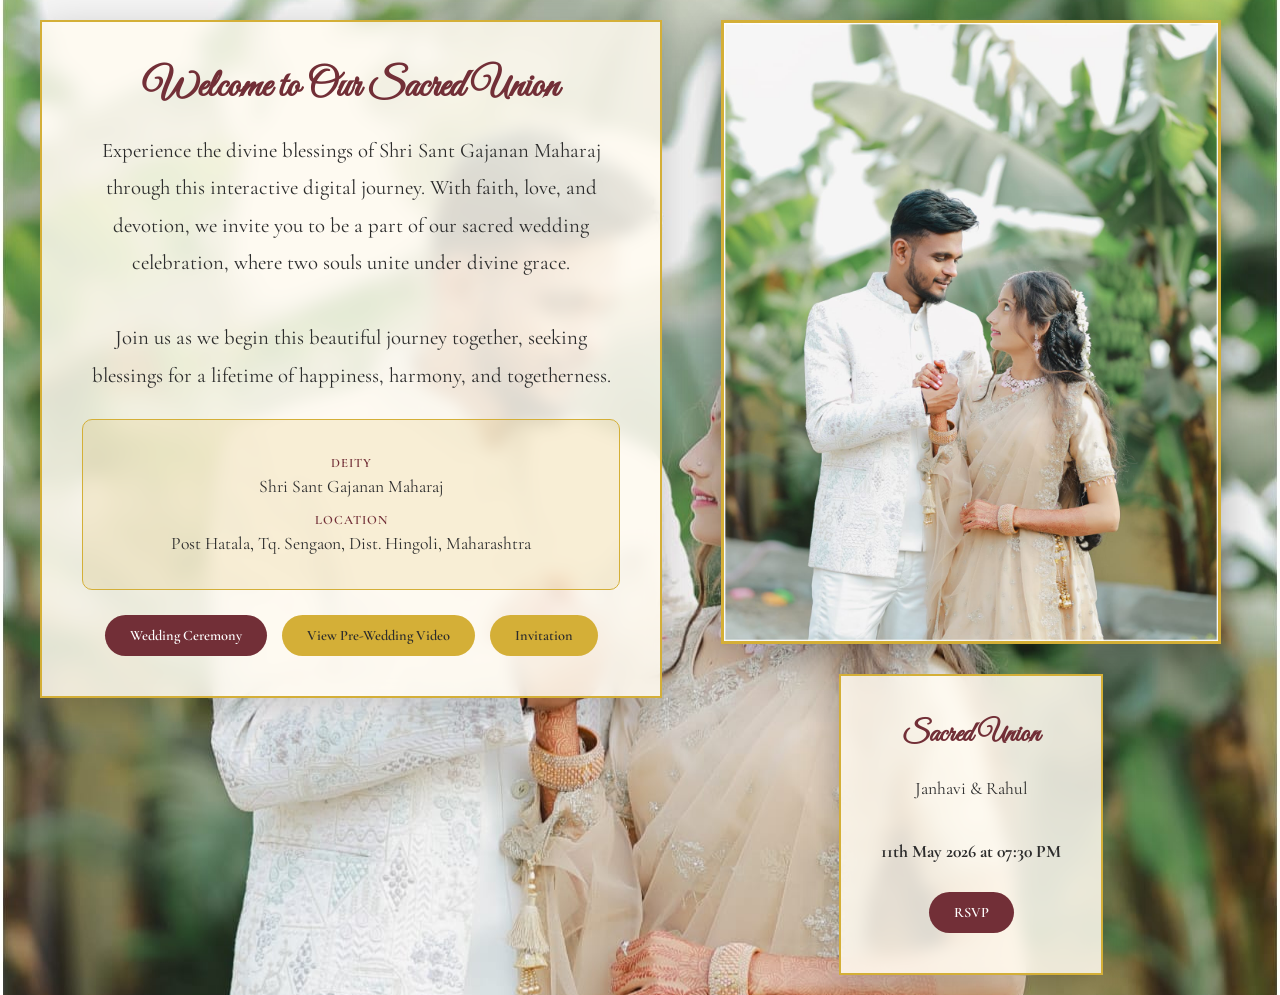
<file: index.html>
<!DOCTYPE html>
<html lang="en">
<head>
    <meta charset="UTF-8">
    <meta name="viewport" content="width=device-width, initial-scale=1.0">
    <title>Hindu Temple - Home</title>
    <link href="https://fonts.googleapis.com/css2?family=Cormorant+Garamond:ital,wght@0,400;0,500;0,600;1,400&family=Great+Vibes&display=swap" rel="stylesheet">
    <style>
        * {
            margin: 0;
            padding: 0;
            box-sizing: border-box;
        }

        :root {
            --gold: #D4AF37;
            --gold-light: #F4E4BC;
            --gold-dark: #B8962F;
            --cream: #FFFBF0;
            --Burgundy: #722F37;
            --deep-red: #8B0000;
            --text-dark: #2C2C2C;
        }

        body {
            font-family: 'Cormorant Garamond', serif;
            background: url('background.JPG') no-repeat center center;
            background-size: cover;
            min-height: 100vh;
            overflow-x: hidden;
        }

        /* Main Container */
        .container {
            display: flex;
            justify-content: center;
            align-items: center;
            min-height: 100vh;
            padding: 20px;
        }

        /* Home Page Layout - Image Right Side */
        .home-page {
            display: flex;
            flex-direction: row;
            max-width: 1200px;
            width: 100%;
            gap: 40px;
            align-items: flex-start;
        }

        .home-content {
            flex: 1;
            background: rgba(255, 251, 240, 0.85);
            backdrop-filter: blur(8px);
            border: 2px solid var(--gold);
            padding: 40px;
            text-align: center;
            box-shadow: 0 10px 40px rgba(0,0,0,0.2);
        }

        .home-image-container {
            flex: 1;
            display: flex;
            flex-direction: column;
            align-items: center;
        }

        .home-image {
            width: 100%;
            max-width: 500px;
            border: 3px solid var(--gold);
            box-shadow: 0 10px 40px rgba(0,0,0,0.3);
        }

        .home-section-title {
            font-family: 'Great Vibes', cursive;
            font-size: 2.5rem;
            color: var(--Burgundy);
            margin-bottom: 20px;
        }

        .home-welcome-text {
            font-size: 1.3rem;
            color: var(--text-dark);
            line-height: 1.8;
            margin-bottom: 25px;
        }

        .home-temple-info {
            background: rgba(212, 175, 55, 0.15);
            border: 1px solid var(--gold);
            padding: 20px;
            margin: 20px 0;
            border-radius: 10px;
        }

        .info-item {
            margin: 15px 0;
        }

        .info-label {
            font-size: 0.8rem;
            color: var(--Burgundy);
            text-transform: uppercase;
            letter-spacing: 1px;
            font-weight: 600;
        }

        .info-value {
            font-size: 1.1rem;
            color: var(--text-dark);
            margin-top: 5px;
        }

        /* Navigation Buttons */
        .nav-buttons {
            display: flex;
            gap: 15px;
            justify-content: center;
            flex-wrap: wrap;
            margin-top: 25px;
        }

        .btn {
            padding: 14px 30px;
            font-size: 1rem;
            font-weight: 600;
            border: none;
            border-radius: 30px;
            cursor: pointer;
            text-decoration: none;
            transition: all 0.3s ease;
            font-family: 'Cormorant Garamond', serif;
        }

        .btn-primary {
            background: var(--Burgundy);
            color: white;
        }

        .btn-primary:hover {
            background: var(--deep-red);
            transform: translateY(-2px);
        }

        .btn-secondary {
            background: var(--gold);
            color: var(--text-dark);
        }

        .btn-secondary:hover {
            background: var(--gold-dark);
            transform: translateY(-2px);
        }

        /* Transparent Invitation Card */
        .invitation-card {
            background: rgba(255, 251, 240, 0.75);
            backdrop-filter: blur(8px);
            max-width: 500px;
            width: 100%;
            border: 2px solid var(--gold);
            padding: 30px;
            text-align: center;
            box-shadow: 0 10px 40px rgba(0,0,0,0.2);
        }

        .scripture-text {
            font-family: 'Great Vibes', cursive;
            font-size: 1.8rem;
            color: var(--Burgundy);
            margin-bottom: 10px;
        }

        .couple-names {
            font-family: 'Cormorant Garamond', serif;
            font-size: 2.5rem;
            font-weight: 600;
            color: var(--text-dark);
            margin: 15px 0;
            line-height: 1.2;
        }

        .couple-names .ampersand {
            font-family: 'Great Vibes', cursive;
            font-size: 1.8rem;
            color: var(--gold-dark);
            display: block;
            margin: 5px 0;
        }

        .event-details {
            margin: 20px 0;
            font-size: 1rem;
            color: var(--text-dark);
        }

        .detail-row {
            margin: 10px 0;
        }

        .detail-label {
            font-size: 0.75rem;
            color: var(--Burgundy);
            text-transform: uppercase;
            letter-spacing: 1px;
        }

        .detail-value {
            font-weight: 600;
        }

        .button-group {
            display: flex;
            gap: 10px;
            justify-content: center;
            flex-wrap: wrap;
            margin-top: 20px;
        }

        .btn {
            padding: 12px 25px;
            font-size: 0.9rem;
            font-weight: 600;
            border: none;
            border-radius: 30px;
            cursor: pointer;
            text-decoration: none;
            transition: all 0.3s ease;
            font-family: 'Cormorant Garamond', serif;
        }

        .btn-rsvp {
            background: var(--Burgundy);
            color: white;
        }

        .btn-rsvp:hover {
            background: var(--deep-red);
        }

        .btn-nav {
            background: var(--gold);
            color: var(--text-dark);
        }

        .btn-nav:hover {
            background: var(--gold-dark);
        }

        /* Responsive */
        @media (max-width: 1024px) {
            .home-page {
                flex-direction: column;
                align-items: center;
            }
            
            .home-content, 
            .home-image-container {
                width: 100%;
                max-width: 600px;
            }
        }

        @media (max-width: 768px) {
            .home-content {
                padding: 25px;
            }
            
            .home-section-title {
                font-size: 2rem;
            }
            
            .home-welcome-text {
                font-size: 1.1rem;
            }
            
            .home-image {
                max-width: 100%;
            }
            
            .invitation-card {
                padding: 20px;
                margin: 10px;
            }
            .couple-names {
                font-size: 2rem;
            }
            .scripture-text {
                font-size: 1.4rem;
            }
        }

        @media (max-width: 480px) {
            .home-content {
                padding: 15px;
            }
            
            .home-section-title {
                font-size: 1.6rem;
            }
            
            .home-welcome-text {
                font-size: 1rem;
            }
            
            .nav-buttons {
                flex-direction: column;
                align-items: center;
            }
            
            .btn {
                width: 100%;
                max-width: 200px;
            }
            
            .invitation-card {
                padding: 15px;
            }
            .couple-names {
                font-size: 1.5rem;
            }
            .scripture-text {
                font-size: 1.1rem;
            }
            .button-group {
                flex-direction: column;
                align-items: center;
            }
            .btn {
                width: 100%;
                max-width: 180px;
            }
        }
    </style>
</head>
<body>
    <div class="container">
        <div class="home-page">
            <!-- Home Page Content - Left Side -->
            <div class="home-content">
                <h1 class="home-section-title">Welcome to Our Sacred Union</h1>
                
                <p class="home-welcome-text">
                    Experience the divine blessings of Shri Sant Gajanan Maharaj through this interactive digital journey.
                    With faith, love, and devotion, we invite you to be a part of our sacred wedding celebration, where two souls unite under divine grace.
                    <br><br>
                    Join us as we begin this beautiful journey together, seeking blessings for a lifetime of happiness, harmony, and togetherness.
                </p>
                
                <div class="home-temple-info">
                    <div class="info-item">
                        <div class="info-label">Deity</div>
                        <div class="info-value">Shri Sant Gajanan Maharaj</div>
                    </div>
                    
                    <div class="info-item">
                        <div class="info-label">Location</div>
                        <div class="info-value">Post Hatala, Tq. Sengaon, Dist. Hingoli, Maharashtra</div>
                    </div>
                </div>
                
                <div class="nav-buttons">
                    <a href="wedding-ceremony.html" class="btn btn-primary">Wedding Ceremony</a>
                    <a href="wedding-3d-viewer.html" class="btn btn-secondary">View Pre-Wedding Video</a>
                    <a href="wedding-invitation.html" class="btn btn-secondary">Invitation</a>
                </div>
            </div>
            
            <!-- Home Image - Right Side -->
            <div class="home-image-container">
                <img src="background.JPG" alt="Hindu Temple" class="home-image">
                
                <!-- Home Page Below Image -->
                <div class="home-content" style="margin-top: 30px;">
                    <h2 class="home-section-title" style="font-size: 1.8rem;">Sacred Union</h2>
                    <p class="home-welcome-text" style="font-size: 1.1rem;">
                        Janhavi & Rahul
                        <br><br>
                        <strong>11th May 2026 at 07:30 PM</strong>
                    </p>
                    <div class="nav-buttons">
                        <a href="#rsvp" class="btn btn-primary">RSVP</a>
                    </div>
                </div>
            </div>
        </div>
    </div>
</body>
</html>
</file>
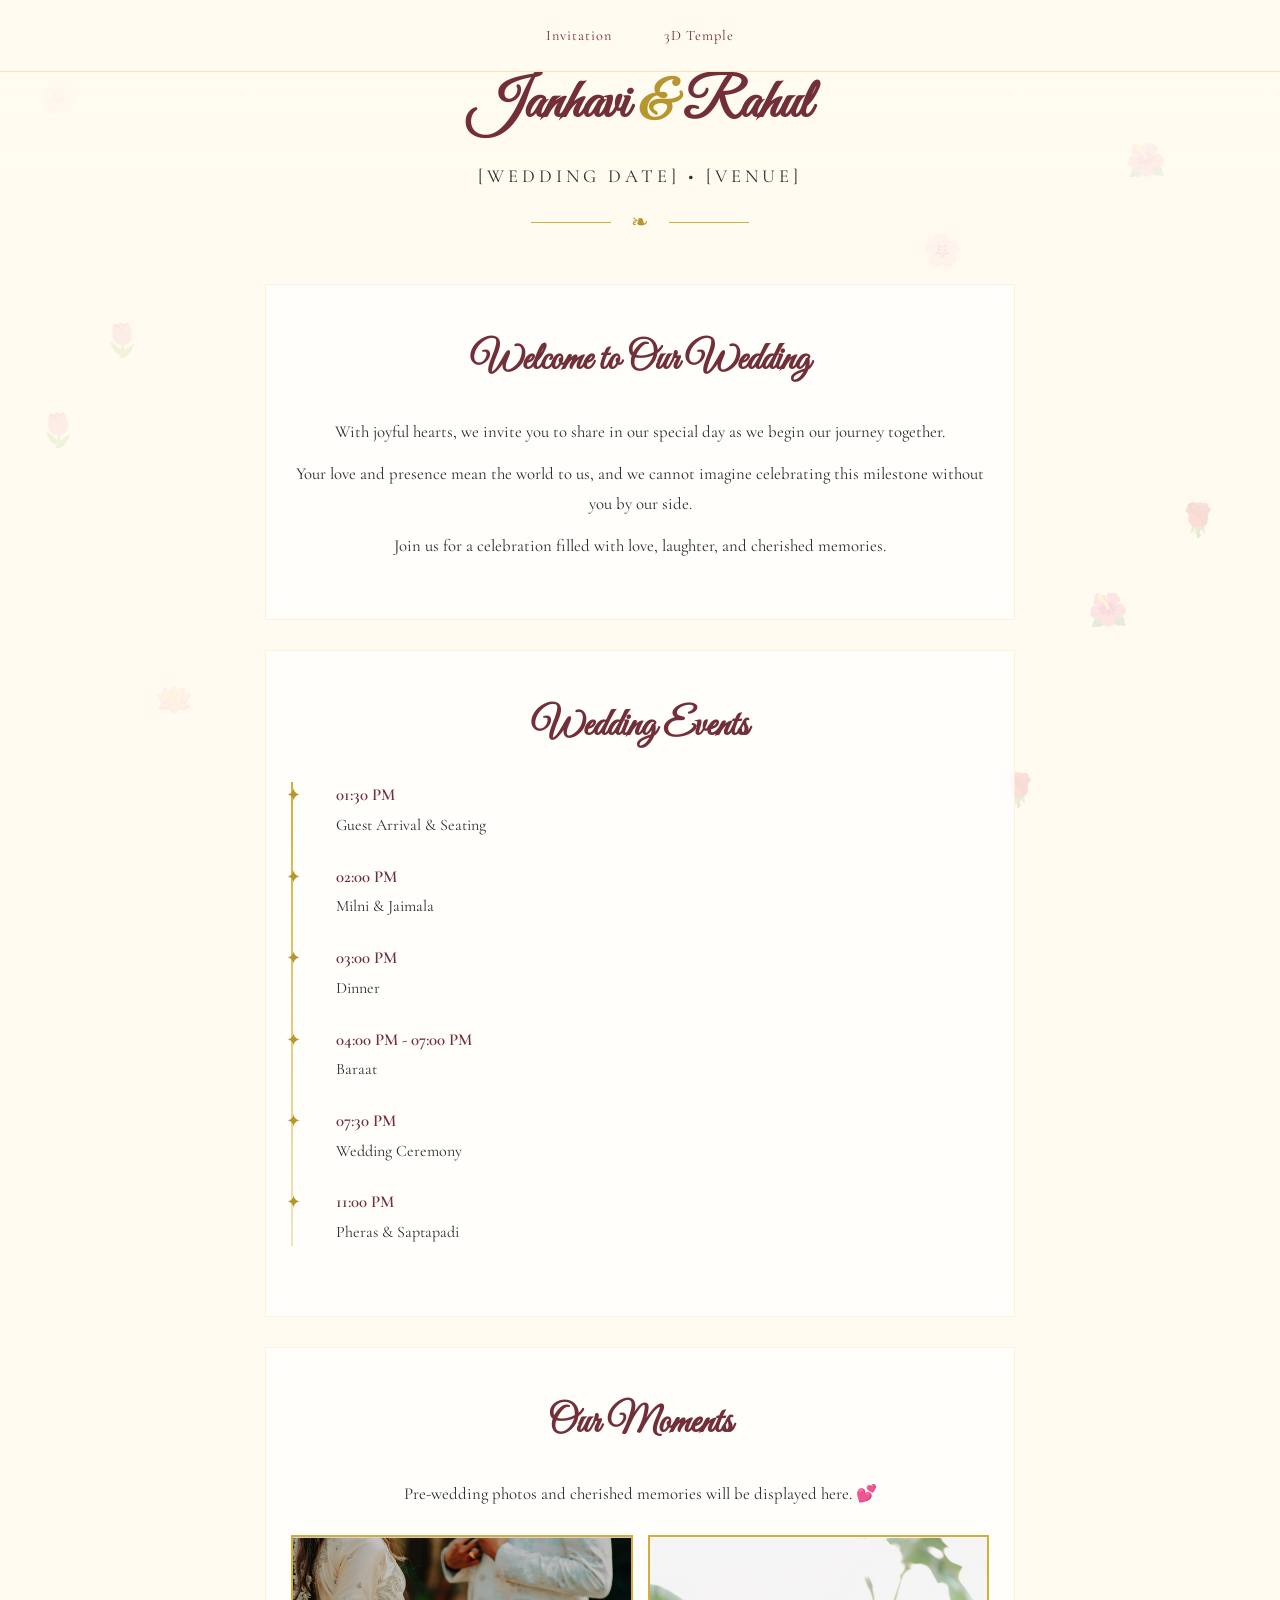
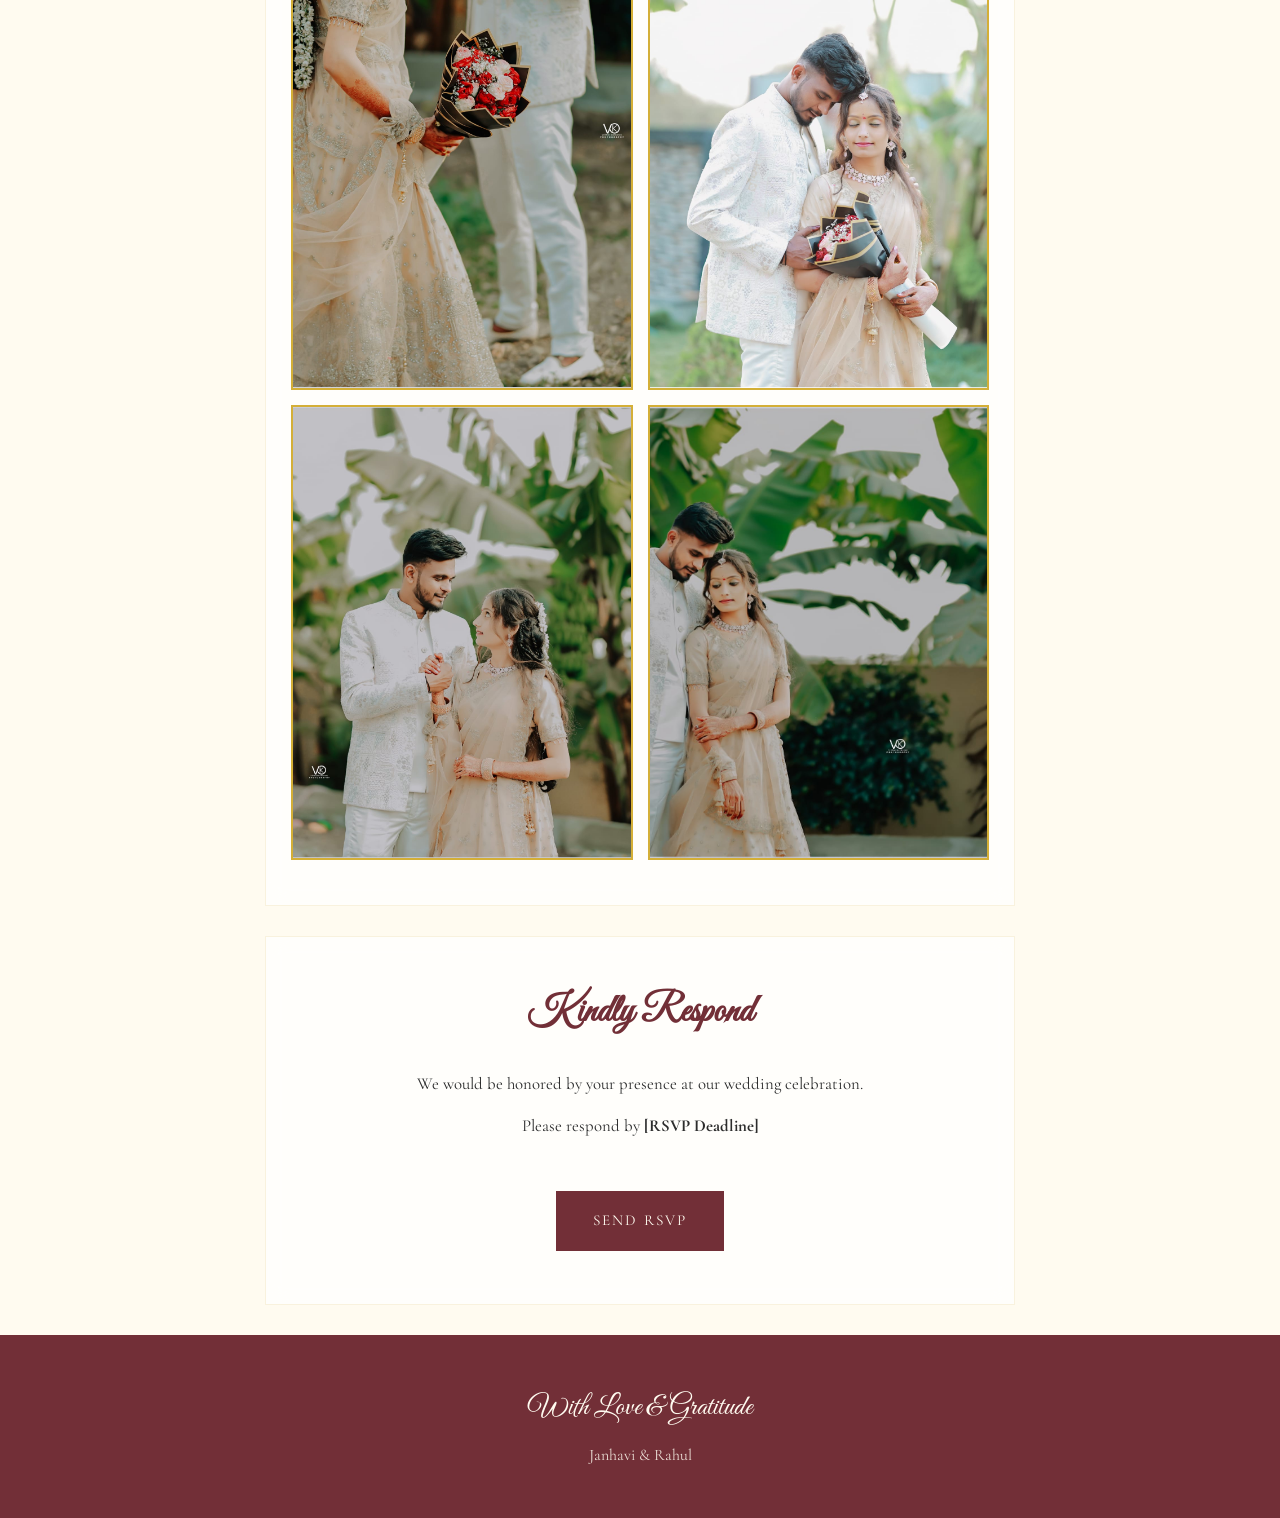
<file: wedding-ceremony.html>
<!DOCTYPE html>
<html lang="en">
<head>
    <meta charset="UTF-8">
    <meta name="viewport" content="width=device-width, initial-scale=1.0">
    <title>Wedding Ceremony - [Couple Names]</title>
    <link href="https://fonts.googleapis.com/css2?family=Cormorant+Garamond:ital,wght@0,400;0,500;0,600;1,400&family=Great+Vibes&display=swap" rel="stylesheet">
    <style>
        * {
            margin: 0;
            padding: 0;
            box-sizing: border-box;
        }

        :root {
            --gold: #D4AF37;
            --gold-light: #F4E4BC;
            --gold-dark: #B8962F;
            --cream: #FFFBF0;
            --Burgundy: #722F37;
            --deep-red: #8B0000;
            --text-dark: #2C2C2C;
        }

        body {
            font-family: 'Cormorant Garamond', serif;
            background: var(--cream);
            color: var(--text-dark);
            line-height: 1.6;
        }

        /* Floating Flowers Background */
        .flower-bg {
            position: fixed;
            top: 0;
            left: 0;
            width: 100%;
            height: 100%;
            pointer-events: none;
            z-index: 0;
            overflow: hidden;
        }

        .floating-flower {
            position: absolute;
            font-size: 2rem;
            opacity: 0.12;
            animation: float 20s infinite ease-in-out;
        }

        @keyframes float {
            0%, 100% { transform: translateY(0) rotate(0deg); }
            50% { transform: translateY(-40px) rotate(15deg); }
        }

        /* Header */
        .header {
            position: relative;
            z-index: 10;
            text-align: center;
            padding: 60px 20px 30px;
            background: linear-gradient(180deg, rgba(255,251,240,1) 0%, rgba(255,251,240,0) 100%);
        }

        .couple-names-header {
            font-family: 'Great Vibes', cursive;
            font-size: 3.5rem;
            color: var(--Burgundy);
            margin-bottom: 8px;
            animation: fadeInDown 1s ease-out;
        }

        .couple-names-header .ampersand {
            display: inline;
            color: var(--gold-dark);
        }

        @keyframes fadeInDown {
            from { opacity: 0; transform: translateY(-30px); }
            to { opacity: 1; transform: translateY(0); }
        }

        .wedding-date-header {
            font-size: 1.15rem;
            color: var(--text-dark);
            letter-spacing: 4px;
            margin-top: 12px;
        }

        /* Decorative Divider */
        .divider {
            display: flex;
            align-items: center;
            justify-content: center;
            gap: 20px;
            padding: 15px 0;
        }

        .divider-line {
            width: 80px;
            height: 1px;
            background: var(--gold);
        }

        .divider-ornament {
            color: var(--gold-dark);
            font-size: 1.3rem;
        }

        /* Navigation */
        .nav-bar {
            position: fixed;
            top: 0;
            left: 0;
            right: 0;
            z-index: 100;
            display: flex;
            justify-content: center;
            gap: 10px;
            padding: 15px 20px;
            background: rgba(255,251,240,0.95);
            border-bottom: 1px solid var(--gold-light);
        }

        .nav-link {
            padding: 8px 20px;
            color: var(--Burgundy);
            text-decoration: none;
            font-size: 0.9rem;
            letter-spacing: 1px;
            border: 1px solid transparent;
            transition: all 0.3s ease;
        }

        .nav-link:hover {
            border-color: var(--gold);
        }

        /* Sections */
        .section {
            position: relative;
            z-index: 10;
            max-width: 750px;
            margin: 0 auto;
            padding: 45px 25px;
            background: rgba(255,255,255,0.75);
            backdrop-filter: blur(10px);
            margin-bottom: 30px;
            border: 1px solid rgba(212, 175, 55, 0.15);
        }

        .section-title {
            font-family: 'Great Vibes', cursive;
            font-size: 2.4rem;
            color: var(--Burgundy);
            text-align: center;
            margin-bottom: 25px;
        }

        .section-content {
            color: var(--text-dark);
            line-height: 1.8;
            text-align: center;
            font-size: 1.05rem;
        }

        .section-content p {
            margin-bottom: 12px;
        }

        /* Timeline */
        .timeline {
            position: relative;
            padding-left: 25px;
            text-align: left;
        }

        .timeline::before {
            content: '';
            position: absolute;
            left: 0;
            top: 0;
            bottom: 0;
            width: 2px;
            background: linear-gradient(180deg, var(--gold), var(--gold-light));
        }

        .timeline-item {
            position: relative;
            margin-bottom: 25px;
            padding-left: 20px;
        }

        .timeline-item::before {
            content: '✦';
            position: absolute;
            left: -30px;
            color: var(--gold-dark);
            font-size: 1.1rem;
        }

        .timeline-time {
            font-weight: 600;
            color: var(--Burgundy);
            font-size: 1.05rem;
        }

        .timeline-event {
            font-size: 1rem;
            margin-top: 4px;
        }

        /* Venue Cards */
        .venue-cards {
            display: grid;
            grid-template-columns: repeat(auto-fit, minmax(250px, 1fr));
            gap: 20px;
            margin-top: 20px;
        }

        .venue-card {
            background: rgba(255,251,240,0.5);
            padding: 25px;
            border: 1px solid var(--gold-light);
            text-align: center;
        }

        .venue-card h4 {
            color: var(--Burgundy);
            font-size: 1.2rem;
            margin-bottom: 12px;
        }

        .venue-card p {
            font-size: 1rem;
            margin: 5px 0;
        }

        /* Gallery Grid */
        .gallery-grid {
            display: grid;
            grid-template-columns: repeat(2, 1fr);
            gap: 15px;
            margin-top: 25px;
        }

        .gallery-item {
            aspect-ratio: 3/4;
            background: linear-gradient(135deg, var(--gold-light) 0%, var(--cream) 100%);
            border: 2px solid var(--gold);
            overflow: hidden;
            min-height: 200px;
        }

        .gallery-item img {
            width: 100%;
            height: 100%;
            object-fit: cover;
            object-position: center;
            display: block;
            cursor: pointer;
            transition: transform 0.3s ease;
        }

        .gallery-item img:hover {
            transform: scale(1.05);
        }

        /* Fullscreen Modal */
        .fullscreen-modal {
            display: none;
            position: fixed;
            top: 0;
            left: 0;
            width: 100%;
            height: 100%;
            background: rgba(0,0,0,0.95);
            z-index: 1000;
            justify-content: center;
            align-items: center;
            cursor: pointer;
        }

        .fullscreen-modal.active {
            display: flex;
        }

        .fullscreen-modal img {
            max-width: 90%;
            max-height: 90%;
            object-fit: contain;
            border: 3px solid var(--gold);
        }

        .modal-close {
            position: absolute;
            top: 20px;
            right: 30px;
            font-size: 40px;
            color: var(--gold);
            cursor: pointer;
        }

        /* Buttons */
        .btn {
            display: inline-block;
            padding: 14px 35px;
            background: var(--Burgundy);
            color: var(--cream);
            text-decoration: none;
            font-size: 0.95rem;
            letter-spacing: 2px;
            text-transform: uppercase;
            border: 2px solid var(--Burgundy);
            transition: all 0.3s ease;
            cursor: pointer;
            margin: 8px;
        }

        .btn:hover {
            background: transparent;
            color: var(--Burgundy);
        }

        .btn-gold {
            background: var(--gold);
            color: var(--text-dark);
            border-color: var(--gold);
        }

        .btn-gold:hover {
            background: transparent;
            color: var(--gold-dark);
        }

        /* Footer */
        .footer {
            position: relative;
            z-index: 10;
            text-align: center;
            padding: 50px 20px;
            background: var(--Burgundy);
            color: var(--cream);
        }

        .footer-text {
            font-family: 'Great Vibes', cursive;
            font-size: 1.8rem;
            margin-bottom: 12px;
        }

        .footer-message {
            font-size: 1rem;
            opacity: 0.85;
        }

        /* Responsive Design */
        @media (max-width: 600px) {
            .nav-bar {
                flex-wrap: wrap;
                padding: 12px 15px;
            }

            .nav-link {
                padding: 6px 15px;
                font-size: 0.85rem;
            }

            .header {
                padding: 50px 20px 25px;
            }

            .couple-names-header {
                font-size: 2.2rem;
            }

            .wedding-date-header {
                font-size: 1rem;
                letter-spacing: 2px;
            }

            .section {
                padding: 35px 20px;
                margin-bottom: 25px;
            }

            .section-title {
                font-size: 1.8rem;
            }

            .section-content {
                font-size: 1rem;
            }

            .venue-cards {
                grid-template-columns: 1fr;
            }

            .gallery-grid {
                grid-template-columns: repeat(2, 1fr);
            }

            .gallery-item {
                font-size: 2rem;
                min-height: 100px;
            }

            .btn {
                padding: 12px 25px;
                font-size: 0.85rem;
                display: block;
                margin: 10px auto;
                max-width: 200px;
            }
        }

        @media (max-width: 400px) {
            .couple-names-header {
                font-size: 1.8rem;
            }

            .section-title {
                font-size: 1.5rem;
            }

            .timeline {
                padding-left: 20px;
            }

            .timeline-item::before {
                left: -28px;
            }

            .gallery-grid {
                grid-template-columns: 1fr 1fr;
                gap: 10px;
            }
        }
    </style>
</head>
<body>
    <!-- Navigation -->
    <nav class="nav-bar">
        <a href="wedding-invitation.html" class="nav-link">Invitation</a>
        <a href="wedding-3d-viewer.html" class="nav-link">3D Temple</a>
    </nav>

    <!-- Floating Flowers Background -->
    <div class="flower-bg">
        <div class="floating-flower" style="top: 8%; left: 3%; animation-delay: 0s;">🌸</div>
        <div class="floating-flower" style="top: 15%; left: 88%; animation-delay: 2s;">🌺</div>
        <div class="floating-flower" style="top: 35%; left: 8%; animation-delay: 4s;">🌷</div>
        <div class="floating-flower" style="top: 55%; left: 92%; animation-delay: 1s;">🌹</div>
        <div class="floating-flower" style="top: 75%; left: 12%; animation-delay: 3s;">🪷</div>
        <div class="floating-flower" style="top: 25%; left: 72%; animation-delay: 5s;">🌸</div>
        <div class="floating-flower" style="top: 65%; left: 85%; animation-delay: 2.5s;">🌺</div>
        <div class="floating-flower" style="top: 45%; left: 3%; animation-delay: 4.5s;">🌷</div>
        <div class="floating-flower" style="top: 85%; left: 78%; animation-delay: 1.5s;">🌹</div>
    </div>

    <!-- Header -->
    <header class="header">
        <h1 class="couple-names-header">
            Janhavi <span class="ampersand">&</span> Rahul
        </h1>
        <p class="wedding-date-header">[WEDDING DATE] • [VENUE]</p>
        
        <div class="divider">
            <div class="divider-line"></div>
            <span class="divider-ornament">❧</span>
            <div class="divider-line"></div>
        </div>
    </header>

    <!-- Welcome Section -->
    <section class="section">
        <h2 class="section-title">Welcome to Our Wedding</h2>
        <div class="section-content">
            <p>With joyful hearts, we invite you to share in our special day as we begin our journey together.</p>
            <p>Your love and presence mean the world to us, and we cannot imagine celebrating this milestone without you by our side.</p>
            <p>Join us for a celebration filled with love, laughter, and cherished memories.</p>
        </div>
    </section>

    <!-- Event Timeline -->
    <section class="section">
        <h2 class="section-title">Wedding Events</h2>
        <div class="timeline">
            <div class="timeline-item">
                <p class="timeline-time">01:30 PM</p>
                <p class="timeline-event">Guest Arrival & Seating</p>
            </div>
            <div class="timeline-item">
                <p class="timeline-time">02:00 PM</p>
                <p class="timeline-event">Milni & Jaimala</p>
            </div>
            <div class="timeline-item">
                <p class="timeline-time">03:00 PM</p>
                <p class="timeline-event">Dinner</p>
            </div>
            <div class="timeline-item">
                <p class="timeline-time">04:00 PM - 07:00 PM</p>
                <p class="timeline-event">Baraat</p>
            </div>
            <div class="timeline-item">
                <p class="timeline-time">07:30 PM</p>
                <p class="timeline-event">Wedding Ceremony</p>
            </div>
            <div class="timeline-item">
                <p class="timeline-time">11:00 PM</p>
                <p class="timeline-event">Pheras & Saptapadi</p>
            </div>
        </div>
    </section>

    <!-- Photo Gallery Placeholder -->
    <section class="section">
        <h2 class="section-title">Our Moments</h2>
        <div class="section-content">
            <p>Pre-wedding photos and cherished memories will be displayed here. 💕</p>
        </div>
        <div class="gallery-grid">
            <div class="gallery-item">
                <img src="janvi_image_1.jpeg" alt="Janhavi Image 1" onclick="openModal(this.src)">
            </div>
            <div class="gallery-item">
                <img src="janvi_image_2.jpeg" alt="Janhavi Image 2" onclick="openModal(this.src)">
            </div>
            <div class="gallery-item">
                <img src="janvi_image_6.jpeg" alt="Janhavi Image 6" onclick="openModal(this.src)">
            </div>
            <div class="gallery-item">
                <img src="janvi_image_4.jpeg" alt="Janhavi Image 4" onclick="openModal(this.src)">
            </div>
        </div>
    </section>

    <!-- RSVP Section -->
    <section class="section">
        <h2 class="section-title">Kindly Respond</h2>
        <div class="section-content">
            <p>We would be honored by your presence at our wedding celebration.</p>
            <p style="margin-top: 10px;">Please respond by <strong>[RSVP Deadline]</strong></p>
            <br>
            <a href="wedding-invitation.html" class="btn">Send RSVP</a>
        </div>
    </section>

    <!-- Footer -->
    <footer class="footer">
        <p class="footer-text">With Love & Gratitude</p>
        <p class="footer-message">Janhavi & Rahul</p>
    </footer>

    <script>
        function openModal(src) {
            document.getElementById('fullscreenImage').src = src;
            document.getElementById('fullscreenModal').classList.add('active');
        }

        function closeModal() {
            document.getElementById('fullscreenModal').classList.remove('active');
        }

        document.addEventListener('keydown', function(e) {
            if (e.key === 'Escape') closeModal();
        });
    </script>
</body>
</html>
</file>
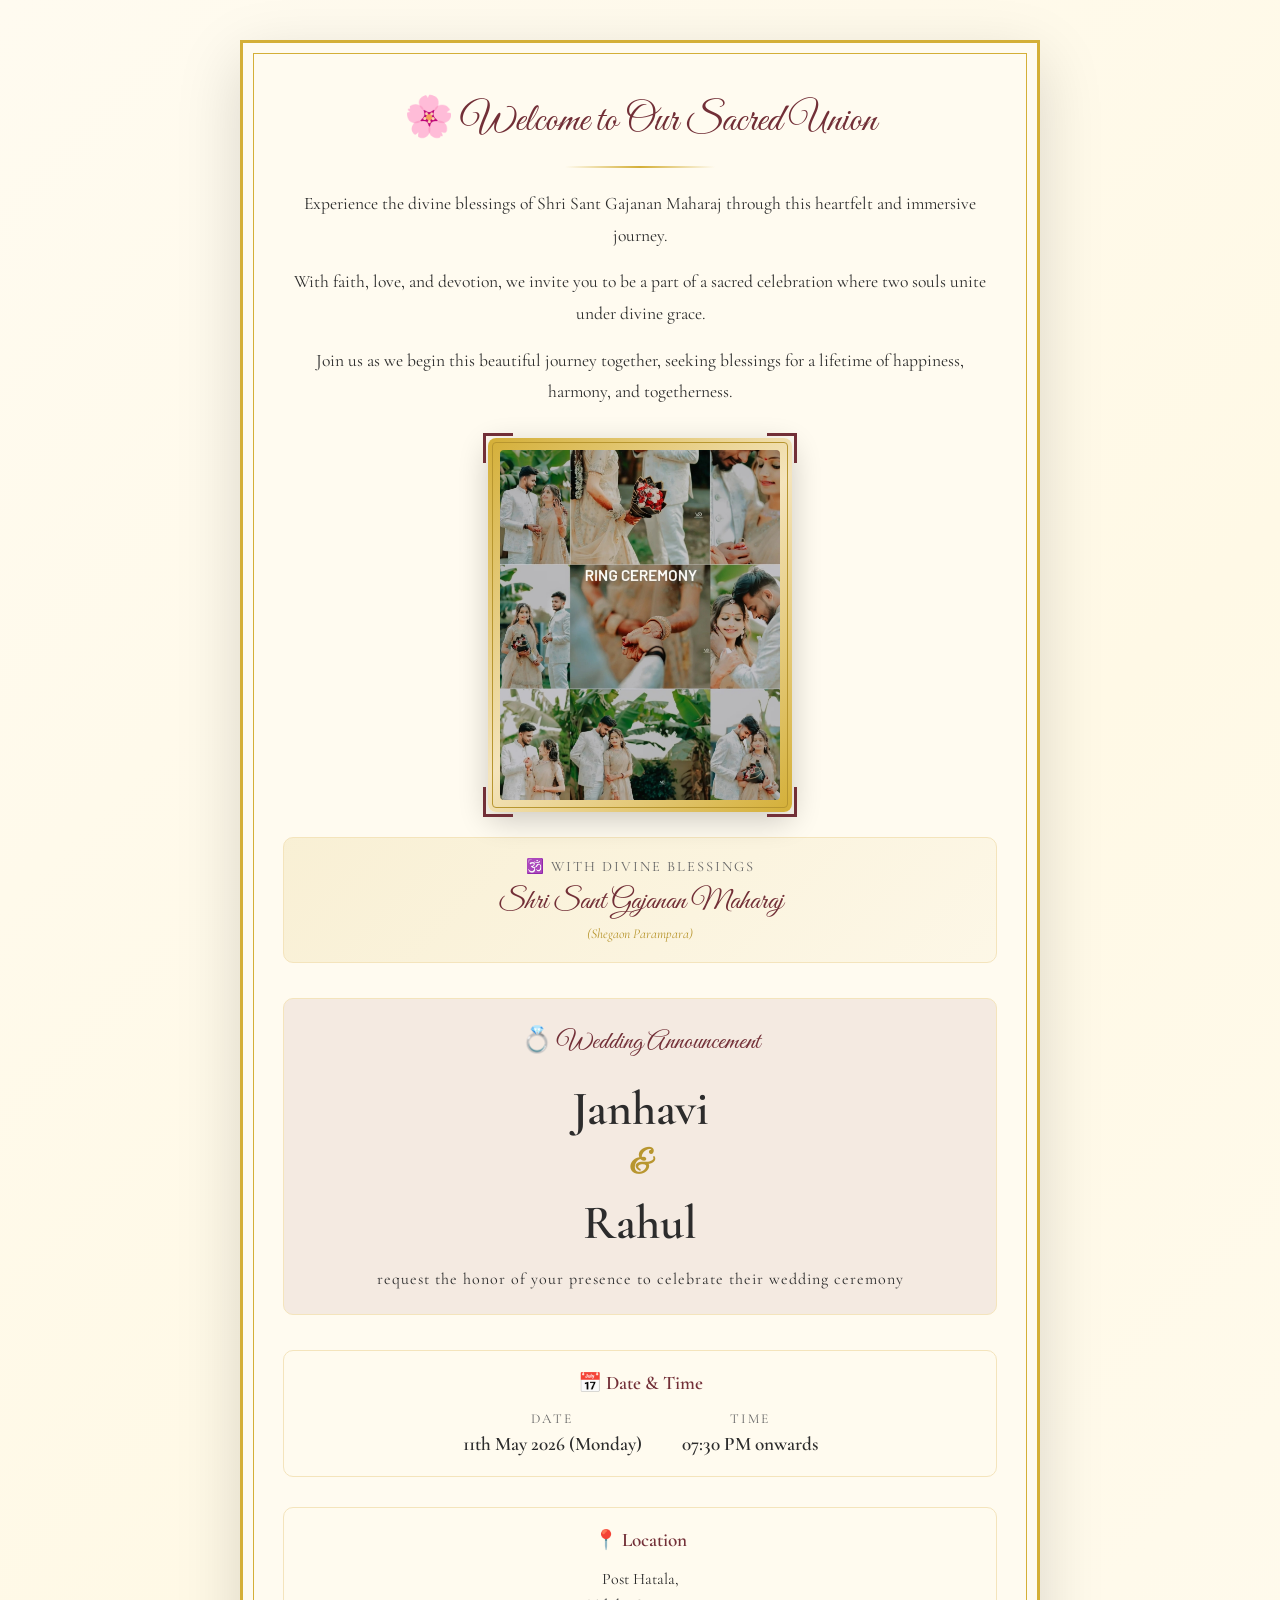
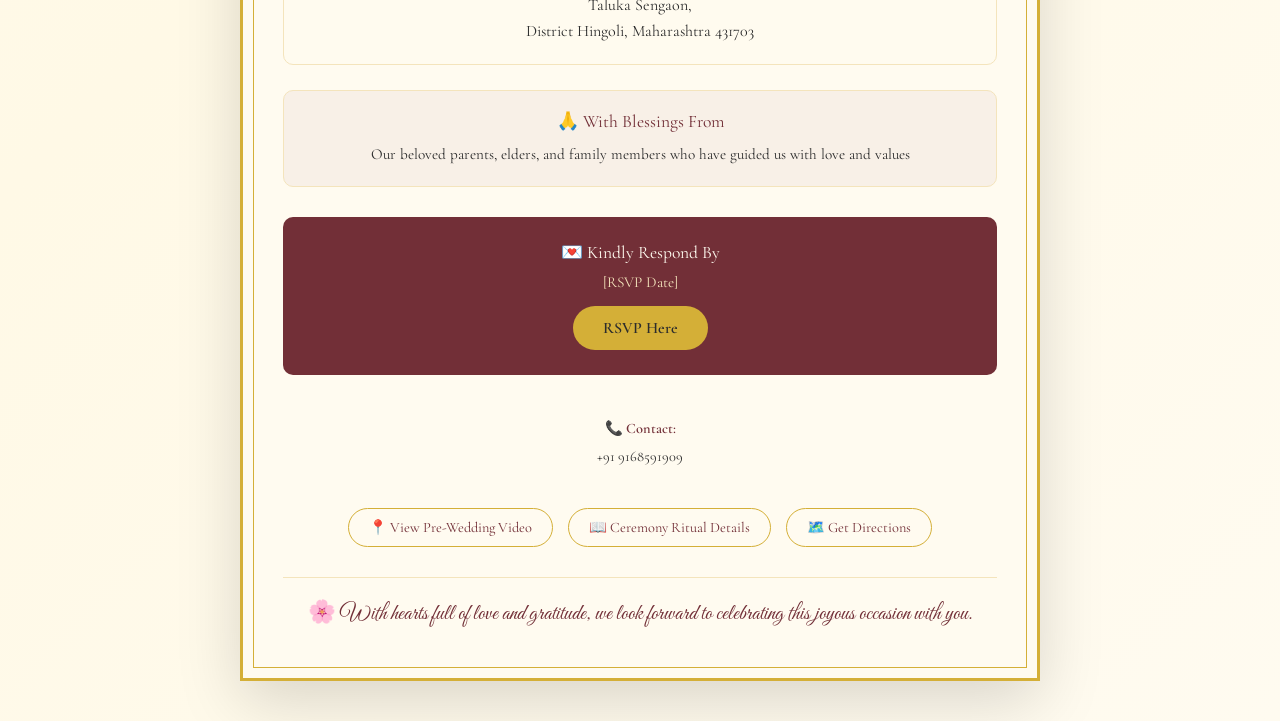
<file: wedding-invitation.html>
<!DOCTYPE html>
<html lang="en">
<head>
    <meta charset="UTF-8">
    <meta name="viewport" content="width=device-width, initial-scale=1.0">
    <title>Wedding Invitation - Janhavi & Rahul</title>
    <link href="https://fonts.googleapis.com/css2?family=Cormorant+Garamond:ital,wght@0,400;0,500;0,600;1,400&family=Great+Vibes&display=swap" rel="stylesheet">
    <style>
        * {
            margin: 0;
            padding: 0;
            box-sizing: border-box;
        }

        :root {
            --gold: #D4AF37;
            --gold-light: #F4E4BC;
            --gold-dark: #B8962F;
            --cream: #FFFBF0;
            --Burgundy: #722F37;
            --deep-red: #8B0000;
            --text-dark: #2C2C2C;
        }

        body {
            font-family: 'Cormorant Garamond', serif;
            background: linear-gradient(135deg, var(--cream) 0%, #FFF9E6 50%, var(--cream) 100%);
            min-height: 100vh;
            overflow-x: hidden;
        }

        /* Background Image */
        .bg-image {
            position: fixed;
            top: 0;
            left: 0;
            width: 100vw;
            height: 100vh;
            z-index: 0;
            opacity: 1;
            transition: opacity 1s ease-out;
            pointer-events: none;
            object-fit: fill;
        }

        .bg-image.fade-out {
            opacity: 0;
        }

        /* Main Container */
        .container {
            position: relative;
            z-index: 10;
            display: flex;
            justify-content: center;
            align-items: flex-start;
            min-height: 100vh;
            padding: 40px 20px;
            opacity: 0;
            transition: opacity 1s ease-out;
        }

        .container.visible {
            opacity: 1;
        }

        /* Invitation Card */
        .invitation-card {
            background: var(--cream);
            max-width: 800px;
            width: 100%;
            border: 3px solid var(--gold);
            position: relative;
            box-shadow: 0 20px 60px rgba(0,0,0,0.15);
            animation: fadeInUp 1s ease-out;
        }

        /* Image Frame */
        .image-frame-container {
            margin: 25px 0;
            display: flex;
            align-items: center;
            justify-content: center;
            position: relative;
            gap: 20px;
        }

        .image-frame {
            position: relative;
            padding: 12px;
            background: linear-gradient(135deg, var(--gold) 0%, var(--gold-light) 50%, var(--gold) 100%);
            border-radius: 8px;
            box-shadow: 0 8px 30px rgba(0,0,0,0.2);
        }

        .image-frame::before {
            content: '';
            position: absolute;
            top: 4px;
            left: 4px;
            right: 4px;
            bottom: 4px;
            border: 1px solid var(--gold-dark);
            border-radius: 4px;
            pointer-events: none;
        }

        .image-frame img {
            width: 280px;
            height: 350px;
            object-fit: cover;
            border-radius: 4px;
            display: block;
        }

        .frame-corner {
            position: absolute;
            width: 30px;
            height: 30px;
            border: 3px solid var(--Burgundy);
        }

        .frame-corner.top-left {
            top: -5px;
            left: -5px;
            border-right: none;
            border-bottom: none;
        }

        .frame-corner.top-right {
            top: -5px;
            right: -5px;
            border-left: none;
            border-bottom: none;
        }

        .frame-corner.bottom-left {
            bottom: -5px;
            left: -5px;
            border-right: none;
            border-top: none;
        }

        .frame-corner.bottom-right {
            bottom: -5px;
            right: -5px;
            border-left: none;
            border-top: none;
        }

        @keyframes fadeInUp {
            from { opacity: 0; transform: translateY(30px); }
            to { opacity: 1; transform: translateY(0); }
        }

        .invitation-card::before {
            content: '';
            position: absolute;
            top: 10px;
            left: 10px;
            right: 10px;
            bottom: 10px;
            border: 1px solid var(--gold);
            pointer-events: none;
        }

        /* Card Content */
        .content {
            padding: 50px 40px;
            text-align: center;
        }

        /* Header Section */
        .welcome-section {
            margin-bottom: 30px;
        }

        .scripture-text {
            font-family: 'Great Vibes', cursive;
            font-size: 2.5rem;
            color: var(--Burgundy);
            margin-bottom: 15px;
        }

        .decorative-line {
            width: 150px;
            height: 2px;
            background: linear-gradient(90deg, transparent, var(--gold), transparent);
            margin: 20px auto;
        }

        .welcome-text {
            font-size: 1.1rem;
            color: var(--text-dark);
            line-height: 1.8;
            margin: 15px 0;
        }

        /* Deity Section */
        .deity-section {
            background: linear-gradient(135deg, rgba(212,175,55,0.15) 0%, rgba(212,175,55,0.05) 100%);
            border: 1px solid var(--gold-light);
            padding: 20px;
            margin: 25px 0;
            border-radius: 10px;
        }

        .deity-label {
            font-size: 0.9rem;
            color: #666;
            text-transform: uppercase;
            letter-spacing: 2px;
            margin-bottom: 8px;
        }

        .deity-name {
            font-family: 'Great Vibes', cursive;
            font-size: 1.8rem;
            color: var(--Burgundy);
        }

        .parampara-text {
            font-size: 0.85rem;
            color: var(--gold-dark);
            margin-top: 5px;
            font-style: italic;
        }

        /* Wedding Announcement */
        .wedding-announcement {
            margin: 35px 0;
            padding: 25px;
            background: rgba(114, 47, 55, 0.08);
            border: 1px solid var(--gold-light);
            border-radius: 10px;
        }

        .announcement-title {
            font-family: 'Great Vibes', cursive;
            font-size: 1.6rem;
            color: var(--Burgundy);
            margin-bottom: 20px;
        }

        .couple-names {
            font-family: 'Cormorant Garamond', serif;
            font-size: 3rem;
            font-weight: 600;
            color: var(--text-dark);
            margin: 15px 0;
            line-height: 1.3;
        }

        .couple-names .ampersand {
            font-family: 'Great Vibes', cursive;
            font-size: 2rem;
            color: var(--gold-dark);
            display: block;
            margin: 5px 0;
        }

        .invite-request {
            font-size: 1rem;
            color: var(--text-dark);
            margin-top: 15px;
            letter-spacing: 1px;
        }

        /* Date & Time Section */
        .datetime-section {
            margin: 30px 0;
            padding: 20px;
            background: rgba(255,251,240,0.7);
            border: 1px solid var(--gold-light);
            border-radius: 10px;
        }

        .datetime-title {
            font-size: 1.2rem;
            color: var(--Burgundy);
            margin-bottom: 15px;
            font-weight: 600;
        }

        .date-time {
            display: flex;
            justify-content: center;
            gap: 40px;
            flex-wrap: wrap;
        }

        .date-time-item {
            text-align: center;
        }

        .date-time-item .label {
            font-size: 0.85rem;
            color: #666;
            text-transform: uppercase;
            letter-spacing: 2px;
            margin-bottom: 5px;
        }

        .date-time-item .value {
            font-size: 1.2rem;
            color: var(--text-dark);
            font-weight: 600;
        }

        /* Location Section */
        .location-section {
            margin: 25px 0;
            padding: 20px;
            background: rgba(255,251,240,0.7);
            border: 1px solid var(--gold-light);
            border-radius: 10px;
        }

        .location-title {
            font-size: 1.2rem;
            color: var(--Burgundy);
            margin-bottom: 15px;
            font-weight: 600;
        }

        .location-link {
            text-decoration: none;
            color: var(--text-dark);
            transition: all 0.3s ease;
        }

        .location-link:hover {
            color: var(--Burgundy);
        }

        .location-text {
            font-size: 1rem;
            line-height: 1.6;
        }

        /* Ceremony Section */
        .ceremony-section {
            margin: 30px 0;
            padding: 20px;
            background: linear-gradient(135deg, rgba(212,175,55,0.1) 0%, rgba(212,175,55,0.05) 100%);
            border: 1px solid var(--gold-light);
            border-radius: 10px;
        }

        .ceremony-title {
            font-size: 1.2rem;
            color: var(--Burgundy);
            margin-bottom: 15px;
            font-weight: 600;
        }

        .ceremony-text {
            font-size: 1rem;
            color: var(--text-dark);
            line-height: 1.6;
        }

        /* Reception Section */
        .reception-section {
            margin: 20px 0;
            padding: 20px;
            background: rgba(255,251,240,0.7);
            border: 1px solid var(--gold-light);
            border-radius: 10px;
        }

        /* Blessings Section */
            font-size: 1.2rem;
            color: var(--Burgundy);
            margin-bottom: 15px;
            font-weight: 600;
        }

        .reception-text {
            font-size: 1rem;
            color: var(--text-dark);
        }

        /* Blessings Section */
        .blessings-section {
            margin: 25px 0;
            padding: 20px;
            background: rgba(114, 47, 55, 0.05);
            border: 1px solid var(--gold-light);
            border-radius: 10px;
        }

        .blessings-title {
            font-size: 1.1rem;
            color: var(--Burgundy);
            margin-bottom: 10px;
        }

        .blessings-text {
            font-size: 0.95rem;
            color: var(--text-dark);
            line-height: 1.6;
        }

        /* RSVP Section */
        .rsvp-section {
            margin: 30px 0;
            padding: 25px;
            background: var(--Burgundy);
            border-radius: 10px;
        }

        .rsvp-text {
            font-size: 1.1rem;
            color: var(--cream);
            margin-bottom: 10px;
        }

        .rsvp-date {
            font-size: 0.95rem;
            color: var(--gold-light);
            margin-bottom: 15px;
        }

        .rsvp-button {
            display: inline-block;
            padding: 12px 30px;
            background: var(--gold);
            color: var(--text-dark);
            text-decoration: none;
            font-weight: 600;
            border-radius: 25px;
            transition: all 0.3s ease;
        }

        .rsvp-button:hover {
            background: var(--gold-dark);
            transform: translateY(-2px);
        }

        /* Contact Section */
        .contact-section {
            margin: 20px 0;
            padding: 15px;
            font-size: 0.9rem;
            color: var(--text-dark);
        }

        .contact-title {
            font-weight: 600;
            margin-bottom: 8px;
            color: var(--Burgundy);
        }

        .contact-text {
            line-height: 1.6;
        }

        /* Interactive Links */
        .interactive-section {
            margin: 25px 0;
            display: flex;
            justify-content: center;
            gap: 15px;
            flex-wrap: wrap;
        }

        .interactive-link {
            padding: 10px 20px;
            border: 1px solid var(--gold);
            color: var(--Burgundy);
            text-decoration: none;
            font-size: 0.9rem;
            border-radius: 20px;
            transition: all 0.3s ease;
        }

        .interactive-link:hover {
            background: var(--gold);
            color: var(--text-dark);
        }

        /* Closing Section */
        .closing-section {
            margin-top: 30px;
            padding-top: 20px;
            border-top: 1px solid var(--gold-light);
        }

        .closing-text {
            font-family: 'Great Vibes', cursive;
            font-size: 1.4rem;
            color: var(--Burgundy);
        }

        /* Responsive */
        @media (max-width: 768px) {
            .content {
                padding: 40px 20px;
            }
            
            .scripture-text {
                font-size: 2rem;
            }
            
            .couple-names {
                font-size: 2.2rem;
            }
            
            .date-time {
                flex-direction: column;
                gap: 15px;
            }
            
            .interactive-section {
                flex-direction: column;
                align-items: center;
            }
        }
    </style>
</head>
<body>
    <!-- Background Image -->
    <img src="cartoon_image.png" alt="Background" class="bg-image">

    <!-- Main Container -->
    <div class="container">
        <div class="invitation-card">
            <!-- Welcome Section -->
            <div class="content">
                <div class="welcome-section">
                    <p class="scripture-text">🌸 Welcome to Our Sacred Union</p>
                    <div class="decorative-line"></div>
                    
                    <p class="welcome-text">
                        Experience the divine blessings of Shri Sant Gajanan Maharaj through this heartfelt and immersive journey.
                    </p>
                    <p class="welcome-text">
                        With faith, love, and devotion, we invite you to be a part of a sacred celebration where two souls unite under divine grace.
                    </p>
                    <p class="welcome-text">
                        Join us as we begin this beautiful journey together, seeking blessings for a lifetime of happiness, harmony, and togetherness.
                    </p>
                </div>

                <!-- Image Frame -->
                <div class="image-frame-container">
                    <div class="image-frame">
                        <div class="frame-corner top-left"></div>
                        <div class="frame-corner top-right"></div>
                        <div class="frame-corner bottom-left"></div>
                        <div class="frame-corner bottom-right"></div>
                        <img src="janvi_image_5.jpeg" alt="Janhavi & Rahul">
                    </div>
                </div>

                <!-- Deity Section -->
                <div class="deity-section">
                    <p class="deity-label">🕉️ With Divine Blessings</p>
                    <p class="deity-name">Shri Sant Gajanan Maharaj</p>
                    <p class="parampara-text">(Shegaon Parampara)</p>
                </div>

                <!-- Wedding Announcement -->
                <div class="wedding-announcement">
                    <p class="announcement-title">💍 Wedding Announcement</p>
                    <h1 class="couple-names">
                        Janhavi
                        <span class="ampersand">&</span>
                        Rahul
                    </h1>
                    <p class="invite-request">request the honor of your presence to celebrate their wedding ceremony</p>
                </div>

                <!-- Date & Time Section -->
                <div class="datetime-section">
                    <p class="datetime-title">📅 Date & Time</p>
                    <div class="date-time">
                        <div class="date-time-item">
                            <p class="label">Date</p>
                            <p class="value">11th May 2026 (Monday)</p>
                        </div>
                        <div class="date-time-item">
                            <p class="label">Time</p>
                            <p class="value">07:30 PM onwards</p>
                        </div>
                    </div>
                </div>

                <!-- Location Section -->
                <div class="location-section">
                    <p class="location-title">📍 Location</p>
                    <a href="https://www.google.com/maps/search/?api=1&query=Post+Hatala,+Taluka+Sengaon,+District+Hingoli,+Maharashtra+431703" target="_blank" class="location-link">
                        <p class="location-text">Post Hatala,<br>Taluka Sengaon,<br>District Hingoli, Maharashtra 431703</p>
                    </a>
                </div>

                <!-- Blessings Section -->
                <div class="blessings-section">
                    <p class="blessings-title">🙏 With Blessings From</p>
                    <p class="blessings-text">Our beloved parents, elders, and family members who have guided us with love and values</p>
                </div>

                <!-- RSVP Section -->
                <div class="rsvp-section">
                    <p class="rsvp-text">💌 Kindly Respond By</p>
                    <p class="rsvp-date">[RSVP Date]</p>
                    <a href="#rsvp" class="rsvp-button">RSVP Here</a>
                </div>

                <!-- Contact Section -->
                <div class="contact-section">
                    <p class="contact-title">📞 Contact:</p>
                    <p class="contact-text">+91 9168591909</p>
                </div>

                <!-- Interactive Links -->
                <div class="interactive-section">
                    <a href="wedding-3d-viewer.html" class="interactive-link">📍 View Pre-Wedding Video</a>
                    <a href="wedding-ceremony.html" class="interactive-link">📖 Ceremony Ritual Details</a>
                    <a href="https://www.google.com/maps/search/?api=1&query=Post+Hatala,+Taluka+Sengaon,+District+Hingoli,+Maharashtra+431703" target="_blank" class="interactive-link">🗺️ Get Directions</a>
                </div>

                <!-- Closing Section -->
                <div class="closing-section">
                    <p class="closing-text">🌸 With hearts full of love and gratitude, we look forward to celebrating this joyous occasion with you.</p>
                </div>
            </div>
        </div>
    </div>

    <script>
        // Animation: Show background first, then fade out and show invitation
        window.addEventListener('load', function() {
            const bgImage = document.querySelector('.bg-image');
            const container = document.querySelector('.container');
            
            // After 1.5 seconds, fade out background and show container
            setTimeout(function() {
                bgImage.classList.add('fade-out');
                container.classList.add('visible');
            }, 1500);
        });
    </script>
</body>
</html>
</file>
